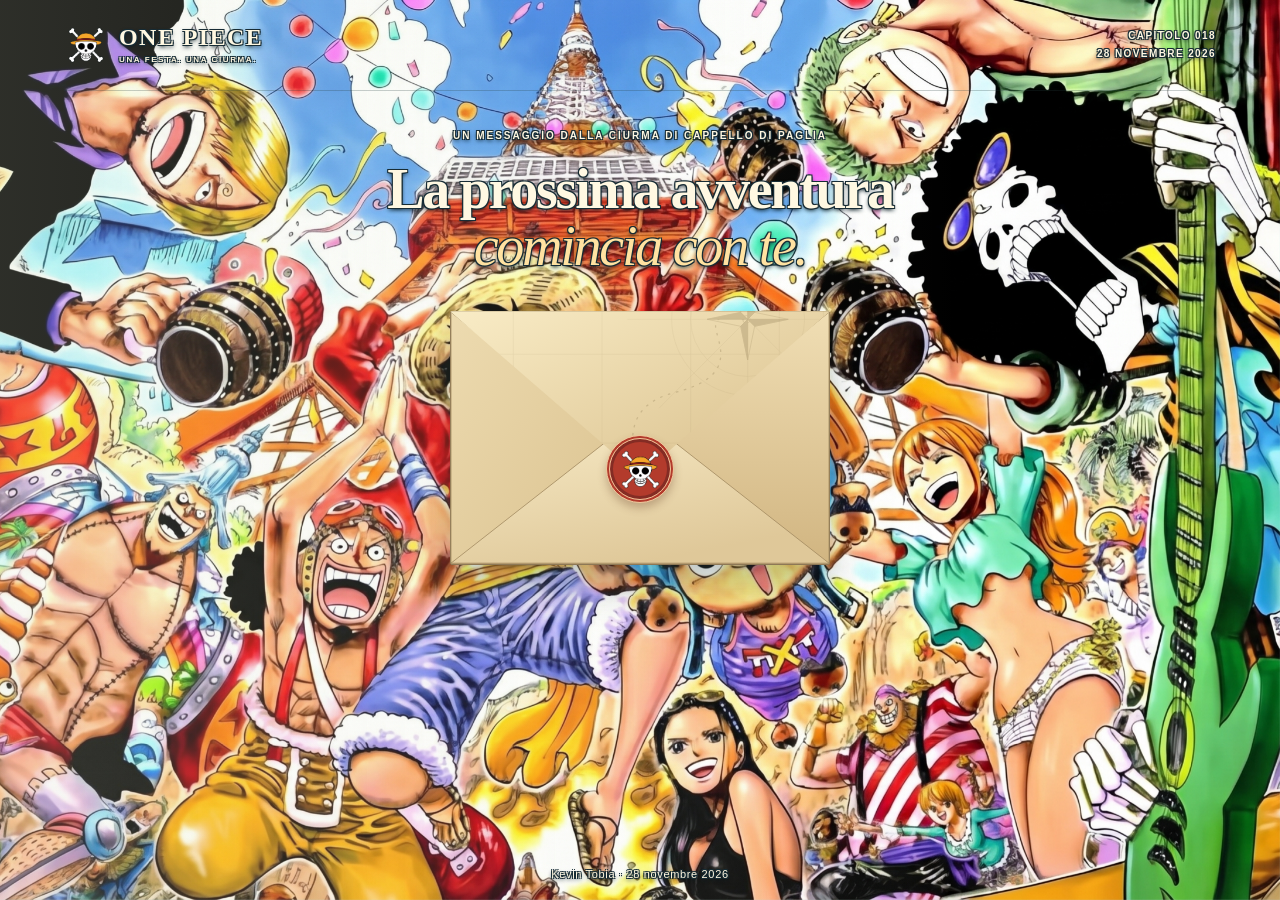
<file: index.html>
<!doctype html>
<html lang="it" prefix="og: https://ogp.me/ns#">
<head>
    <meta charset="utf-8">
    <meta name="viewport" content="width=device-width, initial-scale=1, viewport-fit=cover">
    <meta name="theme-color" content="#bce1dd">
    <meta name="description" content="Un invito speciale per i 18 anni di Kevin Tobia. 28 novembre 2026, La Fornace, Colledara.">
    <title>Kevin Tobia · 18 anni · One Piece</title>
    <link rel="canonical" href="https://angeloalbanesi.github.io/Invito_18-esimo_Kevin/">
    <meta property="og:type" content="website">
    <meta property="og:locale" content="it_IT">
    <meta property="og:site_name" content="Il diciottesimo di Kevin">
    <meta property="og:title" content="Kevin Tobia · 18 anni 🏴‍☠️">
    <meta property="og:description" content="Sei invitato al mio diciottesimo compleanno. La ciurma ti aspetta il 28 novembre 2026 alle 20:00, a La Fornace, Colledara. Sali a bordo e conferma la tua presenza!">
    <meta property="og:url" content="https://angeloalbanesi.github.io/Invito_18-esimo_Kevin/">
    <meta property="og:image" content="https://angeloalbanesi.github.io/Invito_18-esimo_Kevin/assets/images/og-invito-v1.jpg">
    <meta property="og:image:type" content="image/jpeg">
    <meta property="og:image:width" content="1200">
    <meta property="og:image:height" content="630">
    <meta property="og:image:alt" content="Invito a tema One Piece: Kevin Tobia, 18 anni, 28 novembre 2026 alle 20:00, La Fornace, Colledara, con la ciurma in festa.">
    <meta name="twitter:card" content="summary_large_image">
    <meta name="twitter:title" content="Kevin Tobia · 18 anni 🏴‍☠️">
    <meta name="twitter:description" content="Sei invitato al mio diciottesimo compleanno. 28 novembre 2026 alle 20:00 · La Fornace, Colledara. Sali a bordo!">
    <meta name="twitter:image" content="https://angeloalbanesi.github.io/Invito_18-esimo_Kevin/assets/images/og-invito-v1.jpg">
    <meta name="twitter:image:alt" content="Invito a tema One Piece per i 18 anni di Kevin Tobia, con la ciurma in festa.">
    <link rel="icon" href="./assets/images/favicon.svg" type="image/svg+xml">
    <link rel="preload" href="./assets/images/crew-party-mobile.jpg" as="image" media="(max-width: 600px)">
    <link rel="preload" href="./assets/images/Crew_upscale.jpeg" as="image" media="(min-width: 601px)">
    <link rel="preload" href="./assets/fonts/cormorant-garamond.ttf" as="font" type="font/ttf" crossorigin>
    <link rel="stylesheet" href="./assets/invitation.css">
</head>
<body data-state="opened">
    <main class="stage">
        <picture>
            <source media="(max-width: 600px)" srcset="./assets/images/crew-party-mobile.jpg" width="736" height="1597">
            <img class="scenery" id="scenery" src="./assets/images/Crew_upscale.jpeg" alt="" width="2732" height="1536" fetchpriority="high">
        </picture>
        <div class="ambient" aria-hidden="true"></div>
        <header class="masthead">
            <div class="brand">
                <img src="./assets/images/crew-mark.svg" alt="" width="44" height="44">
                <div><strong>ONE PIECE</strong><span>UNA FESTA. UNA CIURMA.</span></div>
            </div>
            <p class="chapter">CAPITOLO 018<br><span data-event-date>28 novembre 2026</span></p>
        </header>
        <section class="intro" aria-label="Apri il tuo invito" hidden>
            <div class="intro-content">
                <p class="eyebrow">Un messaggio dalla ciurma di Cappello di Paglia</p>
                <p class="intro-heading">La prossima avventura<br><em>comincia con te.</em></p>
                <button class="envelope" id="open-invitation" type="button" aria-label="Apri l’invito">
                    <span class="envelope-back" aria-hidden="true"></span>
                    <span class="envelope-letter" aria-hidden="true">18</span>
                    <svg class="envelope-front" viewBox="0 0 380 253" aria-hidden="true">
                        <defs>
                            <linearGradient id="left-fold" x2="1" y2="1"><stop stop-color="#eddbb0"/><stop offset="1" stop-color="#d9c08d"/></linearGradient>
                            <linearGradient id="right-fold" x2="0" y2="1"><stop stop-color="#f0deb4"/><stop offset="1" stop-color="#d1b581"/></linearGradient>
                            <linearGradient id="bottom-fold" x2=".5" y2="1"><stop stop-color="#f9edca"/><stop offset="1" stop-color="#dfc899"/></linearGradient>
                        </defs>
                        <path d="M1 1L190 155L1 252Z" fill="url(#left-fold)" stroke="#a38b61" stroke-width=".8"/>
                        <path d="M379 1L190 155L379 252Z" fill="url(#right-fold)" stroke="#a38b61" stroke-width=".8"/>
                        <path d="M1 252L190 104L379 252Z" fill="url(#bottom-fold)" stroke="#a38b61" stroke-width=".8"/>
                    </svg>
                    <span class="envelope-flap" aria-hidden="true"></span>
                    <span class="seal" aria-hidden="true"><img src="./assets/images/crew-mark.svg" alt="" width="47" height="47"></span>
                </button>
            </div>
            <p class="intro-date"><span data-event-name>Kevin Tobia</span> · <span data-event-date>28 novembre 2026</span></p>
        </section>

        <article class="invitation" id="invitation" aria-labelledby="event-name">
            <button class="music-toggle" id="music-toggle" type="button" aria-label="Musica di sottofondo" aria-pressed="false" hidden>Attiva musica</button>
            <img class="crew-emblem" src="./assets/images/crew-mark.svg" alt="" width="65" height="61">
            <p class="eyebrow">La ciurma di Cappello di Paglia ti aspetta</p>
            <p class="invitation-kicker">Si salpa per i miei</p>
            <div class="age-row">
                <span class="age" data-event-age aria-hidden="true">18</span>
                <span class="age-unit">ANNI</span>
            </div>
            <p class="age-caption">UN NUOVO CAPITOLO</p>
            <h1 class="name" id="event-name" data-event-name tabindex="-1">Kevin Tobia</h1>
            <p class="recipient" id="invitation-recipient" role="status" aria-live="polite" hidden></p>
            <p class="recipient-note" id="recipient-note" hidden>Se non è il tuo nome, chiedi a Kevin il link corretto prima di confermare.</p>
            <button class="send-button" id="retry-invitation" type="button" hidden>Riprova verifica invito</button>
            <p class="invitation-copy">Ufficialmente maggiorenne e legalmente responsabile (o quasi!). Per celebrare la fine della scusa del 'Sono minorenne', ti aspetto alla mia festa dei 18 anni. Non puoi mancare!</p>
            <picture>
                <source media="(max-width: 600px)" srcset="./assets/images/Crew_upscale.jpeg" width="2732" height="1536">
                <img class="crew-party" src="./assets/images/crew-party.jpg" alt="" width="900" height="600" decoding="async">
            </picture>
            <svg class="ornament" viewBox="0 0 190 12" fill="none" aria-hidden="true"><path d="M1 4q5-6 10 0t10 0t10 0t10 0t10 0t10 0t10 0t10 0t10 0t10 0t10 0t10 0t10 0t10 0t10 0t10 0t10 0t10 0t8 0M1 8q5-6 10 0t10 0t10 0t10 0t10 0t10 0t10 0t10 0t10 0t10 0t10 0t10 0t10 0t10 0t10 0t10 0t10 0t10 0t8 0" stroke="currentColor" stroke-width="1.3"/></svg>
            <p class="event-date"><time data-event-date datetime="2026-11-28">28 novembre 2026</time></p>
            <p class="event-time" id="event-time">Ore 20:00</p>
            <p class="destination">LA NOSTRA DESTINAZIONE</p>
            <p class="venue" id="venue-name">La Fornace</p>
            <p class="address" id="venue-address">SP40, 64042 Colledara TE</p>
            <p class="invitation-copy" id="rsvp-deadline" role="status">Conferma la tua presenza entro il <strong><time datetime="2026-11-15">15 novembre 2026</time></strong> (incluso).</p>
            <nav class="actions" aria-label="Azioni dell’invito">
                <a class="action" id="location-link" href="https://www.google.com/maps/search/?api=1&amp;query=La%20Fornace%2C%20SP40%2C%2064042%20Colledara%20TE" target="_blank" rel="noopener noreferrer">
                    <span class="action-icon"><svg viewBox="0 0 24 24" fill="none" stroke="currentColor" stroke-width="1.4" aria-hidden="true"><circle cx="12" cy="12" r="9"/><path d="m16 8-2 6-6 2 2-6Z"/><path d="M12 1v2m0 18v2M1 12h2m18 0h2"/></svg></span>
                    <span>Location</span>
                </a>
                <button class="action" id="rsvp-open" type="button" aria-haspopup="dialog">
                    <span class="action-icon"><svg viewBox="0 0 24 24" fill="none" stroke="currentColor" stroke-width="1.4" aria-hidden="true"><rect x="3" y="5" width="18" height="14" rx="1"/><path d="m3 6 9 7 9-7M3 18l6-6M21 18l-6-6"/></svg></span>
                    <span>Conferma presenza</span>
                </button>
            </nav>
            <section class="countdown" aria-label="Attesa della festa">
                <p class="countdown-label">Manca poco alla partenza</p>
                <p class="countdown-note" id="countdown-note">Countdown disponibile appena sarà definito l’orario.</p>
                <div class="countdown-grid" id="countdown-grid" hidden>
                    <div><strong id="countdown-days">00</strong><span>GIORNI</span></div>
                    <div><strong id="countdown-hours">00</strong><span>ORE</span></div>
                    <div><strong id="countdown-minutes">00</strong><span>MINUTI</span></div>
                    <div><strong id="countdown-seconds">00</strong><span>SECONDI</span></div>
                </div>
            </section>
            <p class="closing">Il tesoro più bello? Festeggiare insieme.</p>
            <p class="signature" id="signature" aria-hidden="true">Kevin</p>
        </article>
        <aside class="sea-note" aria-hidden="true"><p>Rotta verso<br>una nuova avventura.</p><span>IL VIAGGIO COMINCIA DAI DICIOTTO.</span></aside>
        <div class="paper-fragments" id="paper-fragments" aria-hidden="true"></div>
    </main>

    <audio id="background-music" preload="none" src="./assets/sound/we-did-it-party-one-piece-ost-320k_FSQmelMw.mp3"></audio>

    <dialog id="rsvp-dialog" aria-labelledby="rsvp-title" aria-describedby="rsvp-description">
        <button class="dialog-close" id="rsvp-close" type="button" aria-label="Chiudi conferma presenza"><svg viewBox="0 0 24 24" fill="none" stroke="currentColor" stroke-width="1.5" aria-hidden="true"><path d="m5 5 14 14M19 5 5 19"/></svg></button>
        <p class="eyebrow">Registro di bordo · RSVP</p>
        <h2 class="dialog-title" id="rsvp-title">Entra nella ciurma.</h2>
        <p class="dialog-intro" id="rsvp-description">Conferma presenza e sali a bordo della festa. La tua risposta mi aiuterà a organizzare questa avventura.</p>
        <p class="preview-note" id="preview-note" hidden>Il form è in anteprima: la raccolta delle conferme non è configurata.</p>
        <form id="rsvp-form">
            <fieldset id="rsvp-fields">
                <p class="personal-invitation" id="rsvp-recipient">Questa risposta sarà associata al tuo invito personale. Per correggere il nome contatta Kevin.</p>
                   <fieldset class="attendance">
                    <legend>Sarai presente?</legend>
                    <div class="choices">
                        <label class="choice"><input type="radio" name="attending" value="yes" required><span>Sì, ci sarò</span></label>
                        <label class="choice"><input type="radio" name="attending" value="no" required><span>Non potrò esserci</span></label>
                    </div>
                </fieldset>
                <section class="allergies" id="allergies-section" hidden>
                    <label class="checkbox-label"><input type="checkbox" id="allergy-toggle" disabled><span>Vorrei segnalare allergie o intolleranze <span class="sr-only">(facoltativo)</span></span></label>
                    <div class="allergy-details" id="allergy-details" hidden>
                        <label><span class="field-label">Quali allergie o intolleranze?</span><textarea name="allergies" id="allergy-text" maxlength="1000" disabled></textarea></label>
                        <label class="checkbox-label consent"><input type="checkbox" name="allergyConsent" id="allergy-consent" disabled><span>Acconsento a condividere questi dettagli con <span data-event-name>Kevin Tobia</span> per organizzare il menu della festa.</span></label>
                    </div>
                </section>
                <label class="sr-only" aria-hidden="true">Lascia vuoto questo campo<input type="text" name="website" tabindex="-1" autocomplete="off"></label>
            </fieldset>
            <p class="privacy">La risposta sarà visibile soltanto a chi organizza la festa. Le allergie sono facoltative e servono soltanto a organizzare il menu.</p>
            <div id="turnstile-widget" aria-label="Verifica prima dell’invio"></div>
            <p class="form-message" id="form-message" role="status" aria-live="polite" hidden></p>
            <button class="send-button" id="rsvp-submit" type="submit" disabled>Invia la mia risposta</button>
        </form>
        <section class="success" id="rsvp-success" role="status" hidden>
            <svg class="success-symbol" viewBox="0 0 52 52" fill="none" stroke="currentColor" aria-hidden="true"><circle cx="26" cy="26" r="25" stroke-width=".8"/><path d="m15 26 8 8 15-17" stroke-width="1.5"/></svg>
            <h3>Risposta ricevuta</h3>
            <p id="success-message"></p>
            <button class="send-button" id="success-close" type="button">Torna all’invito</button>
        </section>
    </dialog>
    <noscript><p class="noscript-note">Per aprire il form di conferma, abilita JavaScript nel browser. La location è disponibile dal link dell’invito.</p></noscript>

    <script src="./assets/site-config.js" defer></script>
    <script src="./assets/invitation.js" defer></script>

</body>
</html>
</file>
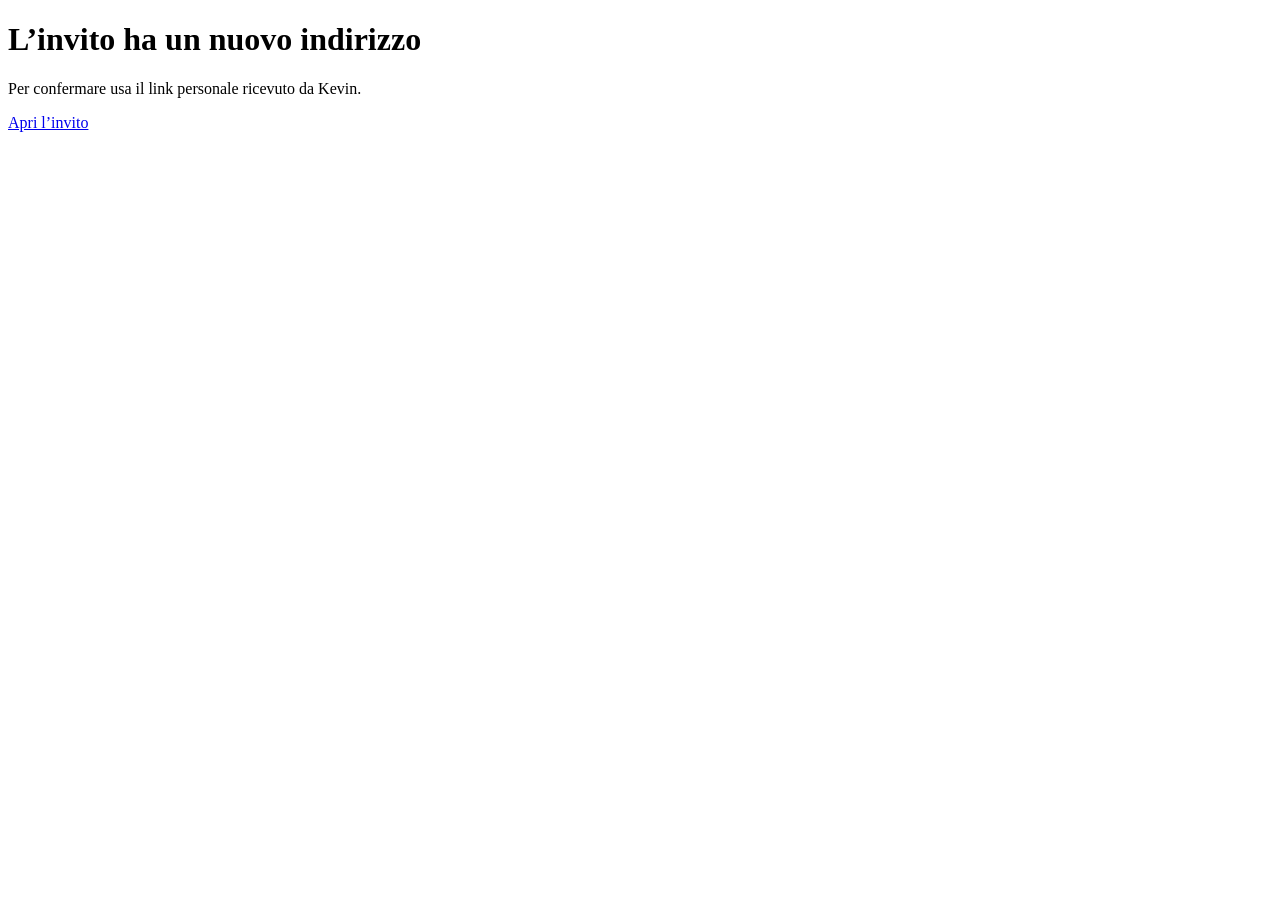
<file: docs/index.html>
<!doctype html><html lang="it"><meta charset="utf-8"><meta name="referrer" content="no-referrer"><title>Invito di Kevin</title><h1>L’invito ha un nuovo indirizzo</h1><p>Per confermare usa il link personale ricevuto da Kevin.</p><p><a href="https://invito-kevin-18.pages.dev">Apri l’invito</a></p></html>
</file>
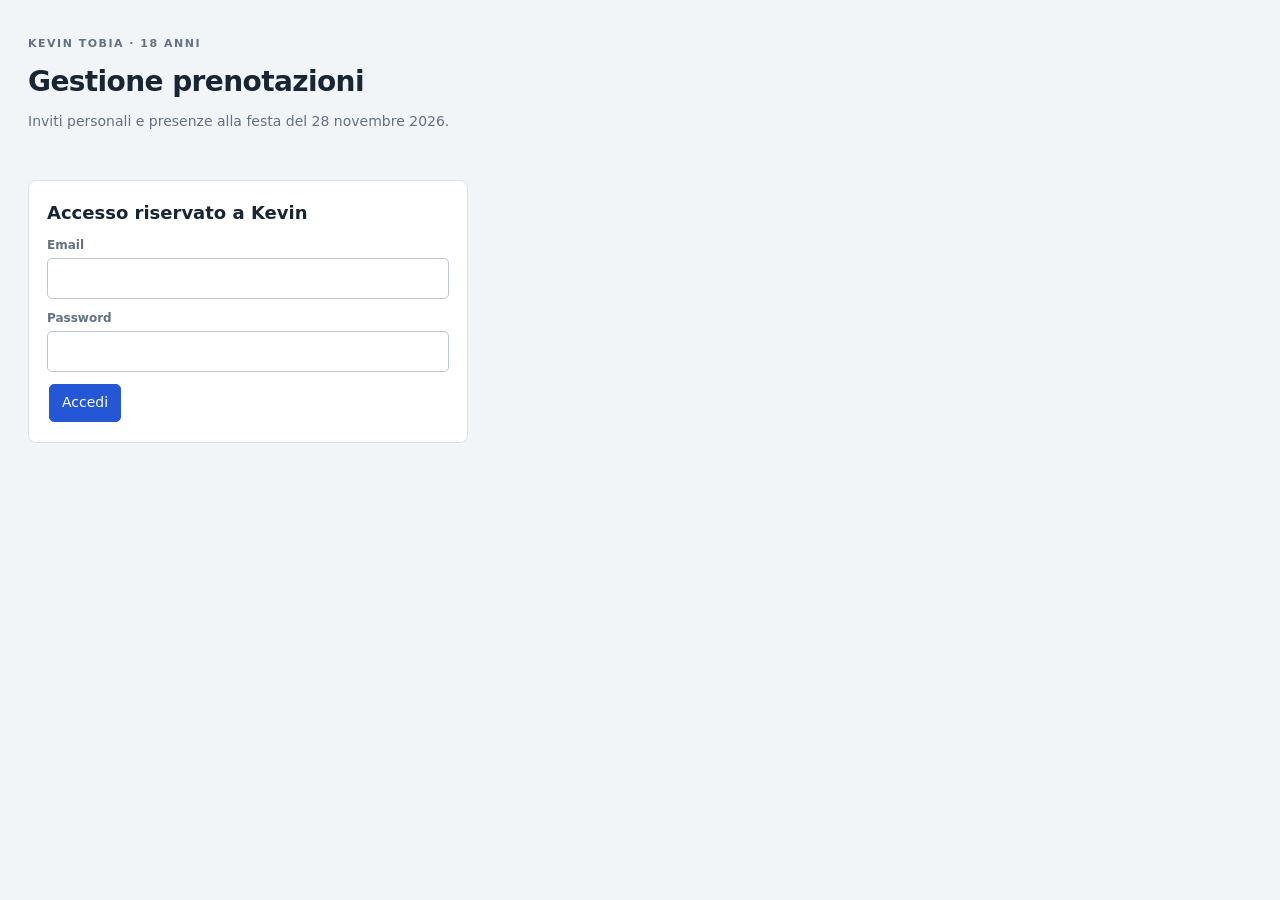
<file: admin.html>
<!doctype html>
<html lang="it">
<head>
    <meta charset="utf-8">
    <meta name="viewport" content="width=device-width, initial-scale=1">
    <meta name="robots" content="noindex,nofollow">
    <title>Inviti personali · Kevin</title>
    <link rel="stylesheet" href="./assets/admin.css">
    <script src="./assets/site-config.js" defer></script>
    <script src="./assets/admin.js" defer></script>
</head>
<body>
    <main>
        <header class="page-heading"><p class="eyebrow">KEVIN TOBIA · 18 ANNI</p><h1>Gestione prenotazioni</h1><p>Inviti personali e presenze alla festa del 28 novembre 2026.</p></header>
        <p id="admin-message" role="status" aria-live="polite"></p>
        <form id="login-form">
            <h2>Accesso riservato a Kevin</h2>
            <label>Email<input name="email" type="email" autocomplete="username" required></label>
            <label>Password<input name="password" type="password" autocomplete="current-password" required></label>
            <button type="submit">Accedi</button>
        </form>
        <form id="activate-form" hidden>
            <h2>Attiva il tuo accesso</h2>
            <label>Scegli una password<input name="password" type="password" autocomplete="new-password" minlength="12" required></label>
            <button type="submit">Salva password</button>
        </form>
        <section id="private-panel" hidden>
            <div class="session-bar"><span>Area riservata all’organizzatore</span><button id="logout" type="button">Esci</button></div>
            <section id="accepted-dashboard" aria-labelledby="accepted-heading">
                <div class="section-heading">
                    <h2 id="accepted-heading">Presenze confermate <span id="accepted-total" class="count">0</span></h2>
                    <div><button id="refresh-accepted" type="button">Aggiorna presenze</button><button id="print-reservations" type="button" class="primary">Stampa Prenotazioni</button></div>
                </div>
                <div class="table-tools">
                    <label>Cerca partecipante<input id="participant-search" type="search" placeholder="Nome o cognome" autocomplete="off"></label>
                    <label>Allergie / Intolleranze<select id="allergy-filter"><option value="all">Tutti</option><option value="with">Con segnalazioni</option><option value="without">Senza segnalazioni</option></select></label>
                    <p id="visible-count" role="status" aria-live="polite"></p>
                </div>
                <p id="accepted-empty" hidden>Nessuna presenza confermata al momento.</p>
                <div class="table-scroll" tabindex="0" role="region" aria-label="Tabella presenze confermate">
                    <table id="participants-table">
                        <caption class="sr-only">Partecipanti che hanno accettato l’invito</caption>
                        <thead><tr>
                            <th scope="col" data-sort="first_name" aria-sort="none"><button type="button">Nome ↕</button></th>
                            <th scope="col" data-sort="last_name" aria-sort="ascending"><button type="button">Cognome ↑</button></th>
                            <th scope="col">Conferma</th>
                            <th scope="col" class="allergy-column">Allergie / Intolleranze</th>
                            <th scope="col" data-sort="created_at" aria-sort="none"><button type="button">Data registrazione ↕</button></th>
                            <th scope="col">Azioni</th>
                        </tr></thead><tbody id="accepted-list"></tbody>
                    </table>
                </div>
                <p class="section-note">Un invito per persona. Eliminare cancella definitivamente risposta e invito e invalida il vecchio link. La stampa comprende tutte le presenze, anche quelle nascoste dai filtri.</p>
            </section>
            <form id="create-invitation">
                <h2>Nuovo invito personale</h2>
                <label>Nome<input name="firstName" maxlength="80" required></label>
                <label>Cognome<input name="lastName" maxlength="80" required></label>
                <button type="submit">Crea link</button>
            </form>
            <section id="new-link" hidden>
                <h2>Link da inviare</h2>
                <p>Copialo prima di chiudere la pagina. Il link non viene conservato nel browser. Se lo perdi, sostituiscilo dall’elenco.</p>
                <label>Link personale<input id="invitation-link" type="text" readonly></label>
                <button id="copy-link" type="button">Copia link</button>
            </section>
            <details class="invitations-section"><summary>Inviti creati</summary>
            <p>Sostituire un link invalida quello precedente e riattiva un invito revocato. Una conferma già ricevuta resta definitiva.</p>
            <button id="refresh-invitations" type="button">Aggiorna elenco</button>
            <div class="table-scroll" tabindex="0" role="region" aria-label="Tabella inviti creati"><table><thead><tr><th scope="col">Nome</th><th scope="col">Cognome</th><th scope="col">Stato link</th><th scope="col">Azioni</th></tr></thead><tbody id="invitation-list"></tbody></table></div>
            <button id="more-invitations" type="button" hidden>Carica altri</button>
            </details>
        </section>
        <section id="print-view" class="print-only">
            <h1>Elenco Prenotazioni</h1>
            <p>Kevin Tobia · 18 anni · 28 novembre 2026 · La Fornace</p>
            <p id="print-generated"></p><p id="print-total"></p>
            <table><colgroup><col class="print-name"><col class="print-name"><col class="print-status"><col class="print-allergies"><col class="print-date"></colgroup>
                <thead><tr><th scope="col">Nome</th><th scope="col">Cognome</th><th scope="col">Conferma</th><th scope="col">Allergie / Intolleranze</th><th scope="col">Data registrazione</th></tr></thead><tbody id="print-participants"></tbody>
            </table>
        </section>
    </main>
</body>
</html>
</file>
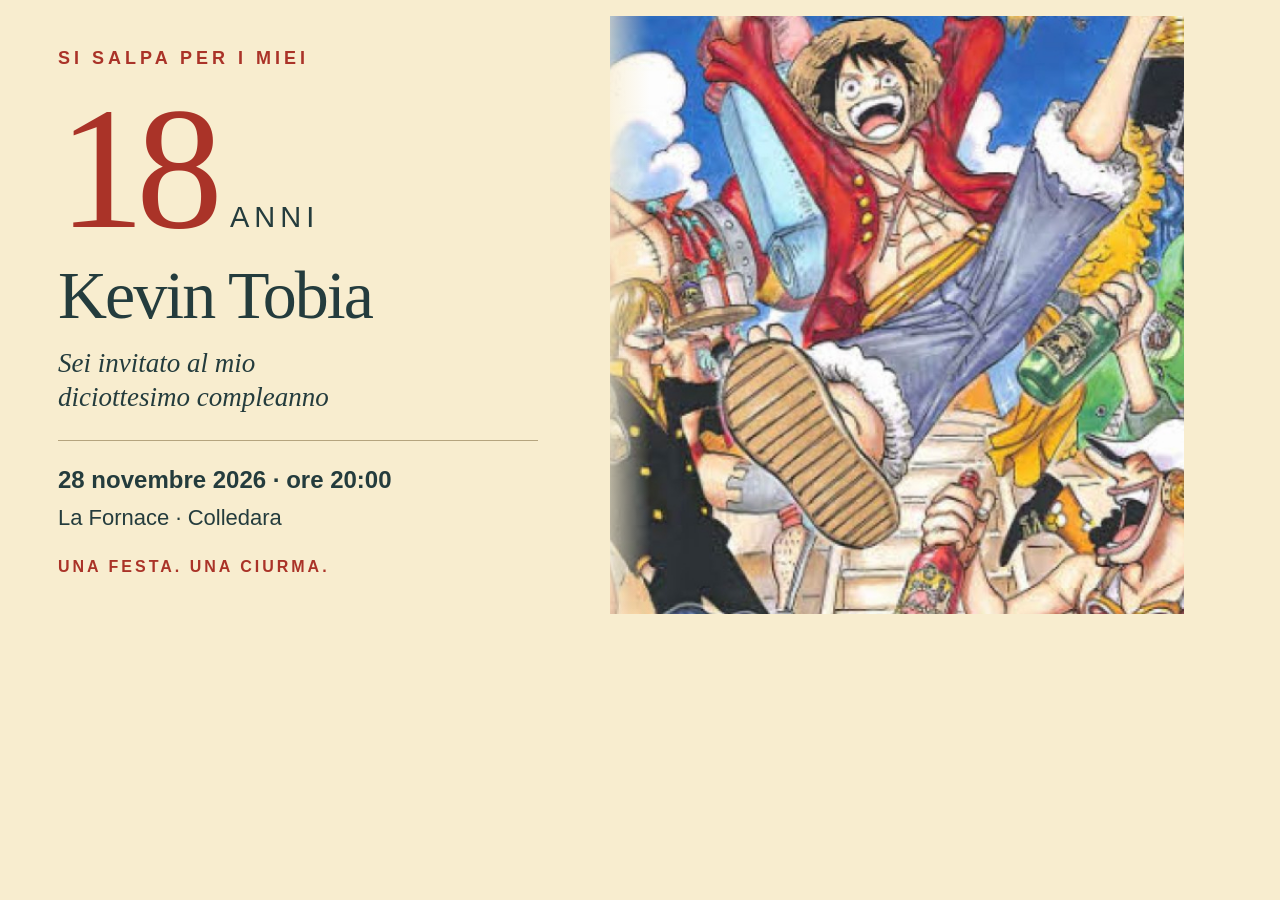
<file: assets/social-preview.html>
<!doctype html>
<html lang="it">
<head>
    <meta charset="utf-8">
    <meta name="viewport" content="width=1200">
    <title>Card di condivisione · Kevin Tobia</title>
    <link rel="icon" href="./images/favicon.svg" type="image/svg+xml">
    <style>
        * { box-sizing: border-box; }
        body { margin: 0; color: #243c3d; background: #f8edcf; font-family: Georgia, serif; }
        .card { position: relative; width: 1200px; height: 630px; overflow: hidden; }
        .crew { position: absolute; right: 0; width: 590px; height: 630px; object-fit: cover; object-position: 50% 50%; }
        .card::after { content: ''; position: absolute; inset: 0; border: 16px solid #f8edcf; pointer-events: none; }
        .paper {
            position: relative;
            width: 650px;
            height: 100%;
            padding: 48px 0 42px 58px;
            background: linear-gradient(90deg, #f8edcf 91%, #f8edcf00);
        }
        .eyebrow, .unit, .details, .footer { font-family: Arial, sans-serif; }
        .eyebrow { margin: 0 0 13px; color: #aa3328; font-size: 18px; font-weight: 700; letter-spacing: 4px; }
        .age-row { display: flex; align-items: baseline; gap: 16px; height: 174px; }
        .age { color: #aa3328; font-size: 174px; line-height: 1; letter-spacing: -9px; }
        .unit { font-size: 29px; letter-spacing: 5px; }
        h1 { margin: 0 0 12px; font-size: 68px; font-weight: 400; letter-spacing: -2px; }
        .invitation { margin: 0; font-size: 27px; line-height: 1.25; font-style: italic; }
        .rule { width: 480px; height: 1px; margin: 25px 0 20px; background: #b5a47e; }
        .details { margin: 0; font-size: 24px; line-height: 1.55; font-weight: 700; }
        .venue { font-weight: 400; font-size: 22px; }
        .footer { margin: 23px 0 0; color: #aa3328; font-size: 16px; font-weight: 700; letter-spacing: 3px; }
    </style>
</head>
<body>
    <main class="card" aria-label="Anteprima dell’invito">
        <img class="crew" src="./images/crew-party.jpg" alt="La ciurma di Cappello di Paglia in festa" width="900" height="600">
        <div class="paper">
            <p class="eyebrow">SI SALPA PER I MIEI</p>
            <div class="age-row"><span class="age">18</span><span class="unit">ANNI</span></div>
            <h1>Kevin Tobia</h1>
            <p class="invitation">Sei invitato al mio<br>diciottesimo compleanno</p>
            <div class="rule" aria-hidden="true"></div>
            <p class="details">28 novembre 2026 · ore 20:00<br><span class="venue">La Fornace · Colledara</span></p>
            <p class="footer">UNA FESTA. UNA CIURMA.</p>
        </div>
    </main>
</body>
</html>
</file>
<file: assets/invitation.css>
@font-face {
    font-family: Cormorant;
    src: url('./fonts/cormorant-garamond.ttf') format('truetype');
    font-weight: 500;
    font-display: swap;
}
:root {
    color-scheme: light;
    --ink: #243c3d;
    --red: #aa3328;
    --paper: #f8edcf;
    --muted: #59615a;
    --line: #b5a47e;
    font-family: Arial, sans-serif;
    color: var(--ink);
    background: #bce1dd;
}
* { box-sizing: border-box; }
body { margin: 0; }
body[data-state='closed'], body[data-state='opening'] { overflow: hidden; }
button, input, textarea { font: inherit; }
button, a, input, textarea { -webkit-tap-highlight-color: transparent; }
button { cursor: pointer; }
button:disabled { cursor: default; }
a { color: inherit; }
[hidden] { display: none !important; }
:focus-visible { outline: 3px solid #aa3328; outline-offset: 5px; }
.music-toggle {
    display: block;
    margin: 0 0 12px auto;
    min-height: 44px;
    padding: 10px 16px;
    border: 1px solid var(--line);
    border-radius: 24px;
    background: var(--paper);
    color: var(--ink);
    box-shadow: 0 3px 12px #243c3d33;
    font-size: 12px;
}
.sr-only {
    position: absolute;
    width: 1px;
    height: 1px;
    padding: 0;
    margin: -1px;
    overflow: hidden;
    clip-path: inset(50%);
    white-space: nowrap;
    border: 0;
}
.stage {
    position: relative;
    isolation: isolate;
    min-height: 100vh;
    min-height: 100svh;
    overflow: clip;
    padding: 0 max(5vw, calc((100vw - 1280px) / 2)) 40px;
}
body[data-state='closed'] .stage, body[data-state='opening'] .stage { height: 100vh; height: 100svh; }
.scenery {
    position: fixed;
    z-index: -2;
    inset: 0;
    width: 100%;
    height: 100%;
    min-height: 100svh;
    object-fit: cover;
    object-position: center;
    pointer-events: none;
}
.ambient {
    position: absolute;
    z-index: -1;
    inset: 0;
    pointer-events: none;
    background: linear-gradient(90deg, #e3e9cd33, transparent 75%);
}
body.scene-unavailable .scenery { display: none; }
body.scene-unavailable .stage { background: linear-gradient(#bce1dd, #edf0d5 45%, #3e929a); }
.masthead {
    display: flex;
    align-items: center;
    justify-content: space-between;
    gap: 20px;
    max-width: 1280px;
    margin: auto;
    padding: 23px 0;
    border-bottom: 1px solid #243c3d40;
    color: #fff8e2;
    text-shadow: 0 1px 4px #183e48;
}
.brand { display: flex; align-items: center; gap: 11px; }
.brand img { width: 44px; height: 44px; }
.brand strong { display: block; font: bold 24px/.95 Georgia, serif; letter-spacing: .06em; }
.brand span { display: block; margin-top: 6px; font-size: 8px; font-weight: 700; letter-spacing: .2em; }
.chapter {
    margin: 0;
    font-size: 10px;
    font-weight: 700;
    letter-spacing: .14em;
    text-align: right;
    line-height: 1.8;
    text-transform: uppercase;
}
.intro {
    position: absolute;
    inset: 97px 0 0;
    display: flex;
    align-items: flex-start;
    justify-content: center;
    padding: 30px 20px 70px;
    text-align: center;
    transition: opacity .4s;
}
body:not(.ready) .intro { opacity: 0; }
body[data-state='opened'] .intro { display: none; }
.intro-content { width: 100%; max-width: 660px; }
.eyebrow {
    margin: 0;
    font-size: 10px;
    font-weight: 700;
    line-height: 1.8;
    letter-spacing: .2em;
    text-transform: uppercase;
    color: var(--red);
}
.intro-heading { margin: 16px 0 36px; font: bold clamp(30px, 5vw, 56px)/1.02 Georgia, serif; letter-spacing: -.04em; }
.intro-heading em { font-weight: normal; color: var(--red); }
.envelope {
    position: relative;
    display: block;
    width: min(86%, 380px);
    aspect-ratio: 1.5;
    margin: 0 auto;
    padding: 0;
    border: 0;
    background: transparent;
    perspective: 900px;
    isolation: isolate;
    filter: drop-shadow(0 22px 18px #243c3d42);
    animation: arrival .75s both;
}
@keyframes arrival { from { opacity: 0; transform: translateY(30px) rotate(-4deg); } to { opacity: 1; transform: none; } }
.envelope-back, .envelope-letter, .envelope-front, .envelope-flap { position: absolute; inset: 0; border-radius: 2px; }
.envelope-back { z-index: 1; background: #b89e73; border: 1px solid #8d7856; }
.envelope-letter {
    z-index: 2;
    inset: 13px 15px 8px;
    border: 1px solid #bca67b;
    background: #fff5db url('./images/nautical-map.svg') center/cover;
    display: grid;
    place-content: center;
    color: var(--red);
    font: bold 64px/1 Georgia, serif;
}
.envelope-front { z-index: 3; width: 100%; height: 100%; }
.envelope-flap {
    z-index: 4;
    height: 65%;
    clip-path: polygon(0 0, 100% 0, 50% 100%);
    transform-origin: center top;
    background: url('./images/nautical-map.svg') 50% 30%/100%, linear-gradient(155deg, #f9ecc6, #d7bd89);
    backface-visibility: visible;
}
.seal {
    position: absolute;
    z-index: 5;
    top: 49%;
    left: calc(50% - 34px);
    display: grid;
    place-items: center;
    width: 68px;
    height: 68px;
    border: 4px double #f0c69b;
    border-radius: 50%;
    background: #b33b2c;
    box-shadow: inset 0 0 0 3px #842c24, 0 5px 8px #6b462e55;
    transition: filter .3s, transform .3s;
}
.seal img { width: 47px; height: 47px; }
.envelope:hover .seal { transform: rotate(-8deg); filter: brightness(1.08); }
@keyframes seal-wiggle {
    0%, 12%, 100% { transform: none; }
    3%, 9% { transform: translateX(-1px) rotate(-3deg); }
    6% { transform: translateX(1px) rotate(3deg); }
}
.intro-date {
    position: absolute;
    bottom: max(20px, env(safe-area-inset-bottom));
    left: 20px;
    right: 20px;
    margin: 0;
    font-size: 11px;
    letter-spacing: .06em;
    color: #fff8e2;
    text-shadow: 0 1px 3px #243c3d;
}
body[data-state='opening'] .seal { animation: unseal .5s both; }
body[data-state='opening'] .envelope-flap { animation: unfold .85s .3s both; }
body[data-state='opening'] .envelope-letter { animation: letter-rise 1.2s .7s both; }
body[data-state='opening'] .envelope { animation: envelope-exit .7s 1.5s both; }
body[data-state='opening'] .intro-heading, body[data-state='opening'] .intro-date, body[data-state='opening'] .intro .eyebrow { opacity: 0; transition: opacity .3s; }
@keyframes unseal { to { opacity: 0; transform: translateY(20px) rotate(15deg) scale(.85); } }
@keyframes unfold { 49% { z-index: 4; } 50%, 100% { z-index: 0; } to { transform: rotateX(180deg); } }
@keyframes letter-rise { to { transform: translateY(-55%); } }
@keyframes envelope-exit { to { transform: translateY(110px) scale(.92); opacity: 0; } }
.invitation {
    position: relative;
    max-width: 550px;
    margin: 32px 0 0;
    padding: 32px 35px 28px;
    border: 1px solid #a68a57;
    text-align: center;
    background: url('./images/nautical-map.svg') center/cover, linear-gradient(125deg, #fff5dc, #f4e3b9);
    box-shadow: 6px 8px 0 #253d3d25, 0 20px 45px #23434425;
}
.invitation::before { content: ''; position: absolute; inset: 9px; border: 1px solid #bfa577; pointer-events: none; }
body[data-state='closed'] .invitation { visibility: hidden; opacity: 0; }
body[data-state='opening'] .invitation { animation: reveal 1s 1.2s both; }
@keyframes reveal { from { opacity: 0; transform: translateY(25px) rotate(-2deg); } to { opacity: 1; transform: none; } }
.crew-emblem { display: block; width: 65px; height: 61px; margin: 0 auto 10px; }
.crew-party {
    display: block;
    width: 100%;
    height: auto;
    margin: 18px auto;
    border: 5px solid #fff8e2;
    box-shadow: 0 2px 8px #243c3d25;
    pointer-events: none;
}
.invitation-kicker { margin: 10px 0 0; font: italic 500 25px/1.2 Cormorant, Georgia, serif; }
.age-row { display: flex; align-items: baseline; justify-content: center; gap: 8px; }
.age {
    margin: -1px 0 -9px;
    font: bold clamp(122px, 34vw, 174px)/1 Georgia, serif;
    letter-spacing: -.09em;
    padding-right: .09em;
    color: var(--red);
    text-shadow: 3px 3px 0 #d8bd80;
}
.age-unit { font: bold clamp(18px, 4.5vw, 24px)/1 Georgia, serif; color: var(--red); }
.age-caption { margin: 6px 0 12px; font-size: 9px; font-weight: bold; letter-spacing: .28em; }
.name { margin: 0; font: bold clamp(33px, 9vw, 50px)/1.1 Georgia, serif; letter-spacing: -.04em; }
.recipient { margin: 22px 0 6px; font: bold clamp(20px, 5vw, 28px)/1.3 Georgia, serif; color: var(--red); overflow-wrap: anywhere; }
.recipient-note { margin: 0 0 18px; font-size: 11px; line-height: 1.6; color: var(--muted); }
.name:focus { outline: none; }
.invitation-copy { max-width: 310px; margin: 16px auto; font-size: 12px; line-height: 1.8; color: var(--muted); }
.ornament { display: block; width: 190px; height: 12px; margin: 19px auto; color: #988057; }
.event-date { margin: 0; font: bold clamp(16px, 4.6vw, 22px)/1.4 Georgia, serif; }
.event-time { margin: 6px 0 0; font-size: 12px; color: var(--muted); }
.destination { margin: 24px 0 6px; font-size: 8px; font-weight: bold; letter-spacing: .25em; color: var(--red); }
.venue { margin: 0 0 5px; font: bold 25px/1.2 Georgia, serif; }
.address { margin: 0; font-size: 12px; line-height: 1.6; color: var(--muted); }
.actions { display: grid; grid-template-columns: .8fr 1.2fr; gap: 10px; margin: 26px 0 0; }
.action {
    display: flex;
    align-items: center;
    justify-content: center;
    gap: 8px;
    min-height: 52px;
    padding: 12px 8px;
    border: 1px solid var(--ink);
    background: transparent;
    text-decoration: none;
    font-size: 12px;
    font-weight: bold;
    line-height: 1.4;
    transition: transform .2s, background .2s;
}
.action:last-child { border-color: var(--red); color: #fff8e2; background: var(--red); }
.action:hover { transform: translateY(-2px); background: #243c3d10; }
.action:last-child:hover { background: #8d291f; }
.action:active { transform: translateY(1px); }
.action:disabled { opacity: .6; transform: none; }
.action-icon { display: flex; flex-shrink: 0; }
.action svg { width: 20px; height: 20px; }
.countdown { margin: 28px auto 0; padding-top: 20px; border-top: 1px dashed var(--line); }
.countdown-label { margin: 0 0 12px; font-size: 9px; font-weight: bold; letter-spacing: .16em; text-transform: uppercase; }
.countdown-note { margin: auto; max-width: 275px; font-size: 12px; line-height: 1.8; color: var(--muted); }
.countdown-grid { display: grid; grid-template-columns: repeat(4, 1fr); gap: 8px; }
.countdown-grid strong { display: block; font: bold 28px/1.3 Georgia, serif; }
.countdown-grid span { font-size: 8px; letter-spacing: .08em; color: var(--muted); }
.closing { margin: 25px 0 5px; font: italic 500 22px/1.3 Cormorant, Georgia, serif; }
.signature { margin: 0; font-size: 10px; font-weight: bold; letter-spacing: .15em; text-transform: uppercase; color: var(--red); }
.sea-note { position: absolute; top: 175px; left: 58%; right: 6%; color: #fff8e2; text-shadow: 0 1px 4px #183e48; pointer-events: none; }
.sea-note p { margin: 0; font: italic 500 clamp(32px, 4vw, 58px)/1.1 Cormorant, Georgia, serif; }
.sea-note span { display: block; margin-top: 18px; font-size: 9px; font-weight: bold; letter-spacing: .2em; }
body:not([data-state='opened']) .sea-note { display: none; }
.paper-fragments { position: fixed; inset: 0; z-index: 6; overflow: hidden; pointer-events: none; }
.paper-fragment { position: absolute; top: -30px; width: 10px; height: 15px; background: #faeac1; border: 1px solid #b69966; }
.paper-fragment:nth-child(3n) { width: 7px; height: 10px; background: #b13c2c; border: 0; }
dialog {
    width: min(490px, calc(100% - 28px));
    max-height: calc(100vh - 32px);
    max-height: calc(100dvh - 32px);
    margin: auto;
    padding: 30px clamp(20px, 5vw, 36px);
    overflow-y: auto;
    border: 2px solid #a68a57;
    border-radius: 2px;
    color: var(--ink);
    background: linear-gradient(#fff5ddeb, #f6e7c6f5), url('./images/nautical-map.svg') center/cover;
    box-shadow: 0 25px 90px #173e4580;
}
dialog::backdrop { background: #183e48b8; backdrop-filter: blur(5px); }
.dialog-close {
    position: absolute;
    top: 10px;
    right: 10px;
    display: grid;
    place-items: center;
    width: 44px;
    height: 44px;
    border: 0;
    color: var(--ink);
    background: transparent;
}
.dialog-close:hover { background: #243c3d10; }
.dialog-close svg { width: 19px; height: 19px; }
.dialog-title { margin: 12px 0; font: bold 36px/1.1 Georgia, serif; letter-spacing: -.04em; }
.dialog-intro { margin: 0 0 24px; font-size: 13px; line-height: 1.7; color: var(--muted); }
fieldset { min-width: 0; margin: 0; padding: 0; border: 0; }
.name-fields { display: grid; grid-template-columns: 1fr 1fr; gap: 13px; }
.field-label, legend { display: block; margin: 0 0 9px; font-size: 12px; font-weight: bold; line-height: 1.5; }
input[type='text'], textarea {
    width: 100%;
    padding: 13px 12px;
    border: 1px solid #a79c7e;
    border-radius: 2px;
    color: var(--ink);
    background: #fffbef;
    font-size: 16px;
    line-height: 1.4;
}
input[type='text'] { min-height: 48px; }
textarea { min-height: 90px; resize: vertical; }
input:focus, textarea:focus { border-color: var(--red); }
input:user-invalid, textarea:user-invalid { border-color: var(--red); background: #fff0e5; }
input:disabled, textarea:disabled { opacity: .65; }
.attendance { margin-top: 22px; }
.choices { display: grid; grid-template-columns: 1fr 1fr; gap: 12px; }
.choice {
    display: flex;
    align-items: center;
    gap: 9px;
    min-height: 48px;
    padding: 12px 9px;
    border: 1px solid #a79c7e;
    border-radius: 2px;
    font-size: 12px;
    cursor: pointer;
}
.choice:has(:checked) { border-color: var(--red); background: #aa332810; }
input[type='radio'], input[type='checkbox'] { accent-color: var(--red); width: 18px; height: 18px; flex-shrink: 0; }
.allergies { margin-top: 22px; }
.checkbox-label { display: flex; align-items: flex-start; gap: 10px; font-size: 12px; line-height: 1.7; cursor: pointer; }
.checkbox-label input { margin: 2px 0 0; }
.allergy-details { margin-top: 18px; }
.consent { margin-top: 12px; font-size: 11px; color: var(--muted); }
.privacy { margin: 22px 0 0; font-size: 11px; line-height: 1.8; color: var(--muted); }
.personal-invitation { margin: 0 0 22px; font-size: 12px; line-height: 1.8; color: var(--muted); }
.noscript-note { padding: 20px; text-align: center; }
#turnstile-widget { margin-top: 16px; max-width: 100%; }
.send-button {
    display: block;
    width: 100%;
    min-height: 48px;
    margin: 22px 0 0;
    padding: 13px 16px;
    border: 1px solid var(--red);
    border-radius: 2px;
    color: #fff8e2;
    background: var(--red);
    font-size: 12px;
    font-weight: bold;
    letter-spacing: .035em;
}
.send-button:hover { background: #8d291f; }
.send-button:disabled { opacity: .6; }
.send-button[aria-busy='true']::before {
    content: '';
    display: inline-block;
    width: 12px;
    height: 12px;
    margin-right: 10px;
    border: 2px solid #fff8e260;
    border-top-color: #fff8e2;
    border-radius: 50%;
    vertical-align: middle;
    animation: spin 1s linear infinite;
}
@keyframes spin { to { transform: rotate(360deg); } }
.form-message {
    margin: 15px 0 0;
    padding: 12px;
    border-left: 3px solid var(--red);
    background: #aa33280a;
    font-size: 12px;
    line-height: 1.7;
    color: #8d291f;
}
.preview-note { font-size: 12px; line-height: 1.7; color: #8d291f; }
.success { padding: 15px 0; text-align: center; }
.success-symbol { display: block; width: 60px; height: 60px; margin: 4px auto 24px; color: #26705e; }
.success h3 { margin: 0 0 12px; font: bold 30px/1.2 Georgia, serif; }
.success p { font-size: 13px; line-height: 1.8; color: var(--muted); }
@media (max-width: 1100px) {
    .stage { padding: 0 18px 30px; }
    .scenery { object-position: 70% center; }
    .invitation { margin: 25px auto 0; }
    .sea-note { display: none; }
    .intro-heading { text-shadow: 0 1px 10px #f2eed3; }
}
@media (max-width: 480px) {
    .masthead { padding: 17px 0; gap: 10px; }
    .brand strong { font-size: 20px; }
    .brand img { width: 37px; height: 37px; }
    .brand span { font-size: 7px; }
    .chapter { max-width: 110px; font-size: 8px; }
    .intro { inset: 79px 0 0; padding-bottom: 80px; }
    .intro-heading { margin: 15px 0 30px; font-size: 34px; }
    .invitation { padding: 26px 22px; }
    .invitation .eyebrow { font-size: 8px; letter-spacing: .13em; }
    .crew-emblem { width: 55px; height: 52px; }
    .invitation-kicker { font-size: 23px; }
    .actions { gap: 8px; }
    .action { font-size: 11px; gap: 6px; }
    .dialog-title { font-size: 32px; }
}
@media (max-width: 600px) {
    .scenery { object-position: center bottom; }
    .intro-heading, .intro .eyebrow { color: #fff8e2; text-shadow: 0 1px 4px #183e48; }
    .intro-heading em { color: #ffe2a1; }
}
@media (max-height: 700px) {
    .intro { padding-top: 12px; padding-bottom: 54px; }
    .intro-heading { margin-top: 8px; margin-bottom: 20px; font-size: 30px; }
    .envelope { max-width: 280px; }
}
@media (max-width: 600px) {
    .intro { padding-top: 8px; }
    .intro .eyebrow { font-size: 9px; }
    .intro-heading { margin: 8px 0 12px; font-size: clamp(22px, 6.5vw, 28px); }
    .envelope { width: min(70%, 240px); }
    .seal { left: calc(50% - 30px); width: 60px; height: 60px; }
    .seal img { width: 41px; height: 41px; }
    body.ready[data-state='closed'] .seal { animation: seal-wiggle 3s 1s ease-in-out infinite; }
}
@media (max-height: 480px) and (min-width: 550px) {
    .masthead { padding: 10px 0; }
    .intro { inset: 64px 0 0; padding: 10px 20px 40px; }
    .intro-content { display: grid; grid-template-columns: 1fr 1fr; align-items: center; gap: 0 25px; }
    .intro .eyebrow, .intro-heading { grid-column: 1; }
    .envelope { grid-column: 2; grid-row: 1 / 3; width: 100%; }
    .intro-heading { margin: 8px 0; }
}
@media (min-width: 601px) {
    .masthead, .intro-heading, .intro .eyebrow, .intro-date, .sea-note {
        color: #fff8e2;
        text-shadow: -1px -1px 0 #172c35, 1px -1px 0 #172c35, -1px 1px 0 #172c35, 1px 1px 0 #172c35, 0 2px 4px #071a22;
    }
    .intro-heading, .sea-note p { -webkit-text-stroke: 1.25px #172c35; paint-order: stroke fill; }
    .intro-heading em { color: #ffe2a1; }
}
@media (prefers-reduced-motion: reduce) {
    *, *::before, *::after { animation-duration: .01ms !important; animation-delay: 0ms !important; transition-duration: .01ms !important; }
    body[data-state='closed'] .seal { animation: none !important; }
    .paper-fragments { display: none; }
}
</file>
<file: assets/admin.css>
:root { color-scheme: light; --ink: #182534; --muted: #637184; --border: #dbe2e9; --accent: #2457d6; }
* { box-sizing: border-box; }
body { margin: 0; background: #f2f5f8; color: var(--ink); font: 14px/1.5 system-ui, sans-serif; }
main { max-width: 1440px; padding: 28px; margin: auto; }
h1 { font-size: 28px; margin: 4px 0; letter-spacing: -.6px; }
h2 { font-size: 18px; margin: 0; }
p { margin: 8px 0; }
.page-heading p, .section-note, .session-bar, .confirmed-date { color: var(--muted); }
.eyebrow { font-size: 11px; font-weight: 700; letter-spacing: 1.5px; }
.session-bar, .section-heading { display: flex; align-items: center; justify-content: space-between; gap: 16px; flex-wrap: wrap; }
.session-bar { margin-bottom: 12px; }
#admin-message { min-height: 24px; overflow-wrap: anywhere; }
#login-form, #activate-form { max-width: 440px; }
form, #new-link, #accepted-dashboard, .invitations-section { background: white; border: 1px solid var(--border); border-radius: 8px; padding: 18px; margin: 16px 0; }
label { display: block; color: var(--muted); font-size: 12px; font-weight: 600; margin: 10px 0; }
input, select { width: 100%; padding: 9px 10px; margin-top: 4px; border: 1px solid #bbc7d5; border-radius: 5px; background: white; color: var(--ink); font: 14px/1.5 system-ui, sans-serif; }
button { min-height: 38px; padding: 7px 12px; border: 1px solid #bbc7d5; border-radius: 5px; background: white; color: var(--ink); font: inherit; cursor: pointer; margin: 2px; }
button:hover { background: #eef3fb; }
button.primary, form button[type="submit"] { background: var(--accent); color: white; border-color: var(--accent); }
button.danger { color: #aa2635; border-color: #e5b9bf; }
button:disabled { opacity: .5; cursor: wait; }
:focus-visible { outline: 3px solid #7398f4; outline-offset: 2px; }
.count { display: inline-block; padding: 1px 8px; border-radius: 5px; color: #2457d6; background: #edf2ff; font: 14px/1.6 ui-monospace, monospace; }
.table-tools { display: flex; align-items: end; gap: 16px; flex-wrap: wrap; margin: 12px 0; }
.table-tools label { margin: 0; width: 240px; max-width: 100%; }
#visible-count { color: var(--muted); font-size: 12px; }
.table-scroll { overflow: auto; max-height: 65vh; border: 1px solid var(--border); border-radius: 5px; }
table { width: 100%; border-collapse: separate; border-spacing: 0; min-width: 880px; text-align: left; font-size: 13px; }
th { background: #edf1f6; font-weight: 600; color: #475569; position: sticky; top: 0; z-index: 1; white-space: nowrap; }
th, td { padding: 9px 12px; border-bottom: 1px solid var(--border); vertical-align: top; }
th button { font-weight: 600; border: 0; padding: 0; margin: 0; min-height: 28px; background: transparent; color: inherit; }
td { overflow-wrap: anywhere; max-width: 260px; }
td.allergies { min-width: 220px; white-space: pre-wrap; }
td.actions { white-space: nowrap; }
td.actions button { font-size: 12px; min-height: 32px; }
tbody tr:nth-child(even) { background: #fafbfd; }
tbody tr:hover { background: #f0f5ff; }
.status { color: #167342; font-weight: 600; white-space: nowrap; }
.has-allergies { color: #8b3d0b; font-weight: 600; }
.section-note { font-size: 12px; margin-top: 12px; }
#create-invitation { display: flex; gap: 14px; align-items: end; flex-wrap: wrap; }
#create-invitation h2 { width: 100%; }
#create-invitation label { flex: 1; min-width: 180px; margin-bottom: 0; }
.invitations-section summary { font-weight: 600; cursor: pointer; }
.invitations-section > p { color: var(--muted); font-size: 12px; margin: 12px 0; }
.sr-only { position: absolute; width: 1px; height: 1px; padding: 0; margin: -1px; overflow: hidden; clip-path: inset(50%); white-space: nowrap; }
.print-only, [hidden] { display: none !important; }
@media (max-width: 600px) {
    main { padding: 16px; }
    h1 { font-size: 24px; }
    #accepted-dashboard { padding: 12px; }
    .table-tools label { width: 100%; }
    #create-invitation label { min-width: 100%; }
}
@page { size: A4 landscape; margin: 12mm; }
@media print {
    body { background: white; color: black; font: 10pt/1.4 Arial, sans-serif; }
    main { max-width: none; padding: 0; margin: 0; }
    main > * { display: none !important; }
    body.print-ready #print-view { display: block !important; }
    #print-view h1 { font-size: 20pt; color: black; margin-bottom: 6mm; }
    #print-view p { font-size: 10pt; }
    #print-view table { min-width: 0; width: 100%; table-layout: fixed; border-collapse: collapse; margin-top: 6mm; font-size: 9pt; }
    #print-view th, #print-view td { position: static; padding: 2.5mm; border: 1px solid #9ba4ad; max-width: none; min-width: 0; white-space: pre-wrap; overflow-wrap: anywhere; color: black; }
    #print-view th { background: #eee; }
    #print-view thead { display: table-header-group; }
    #print-view tr { break-inside: avoid; }
    #print-view tbody tr { background: white; }
    .print-name { width: 16%; }
    .print-status { width: 12%; }
    .print-allergies { width: 36%; }
    .print-date { width: 20%; }
}
</file>
